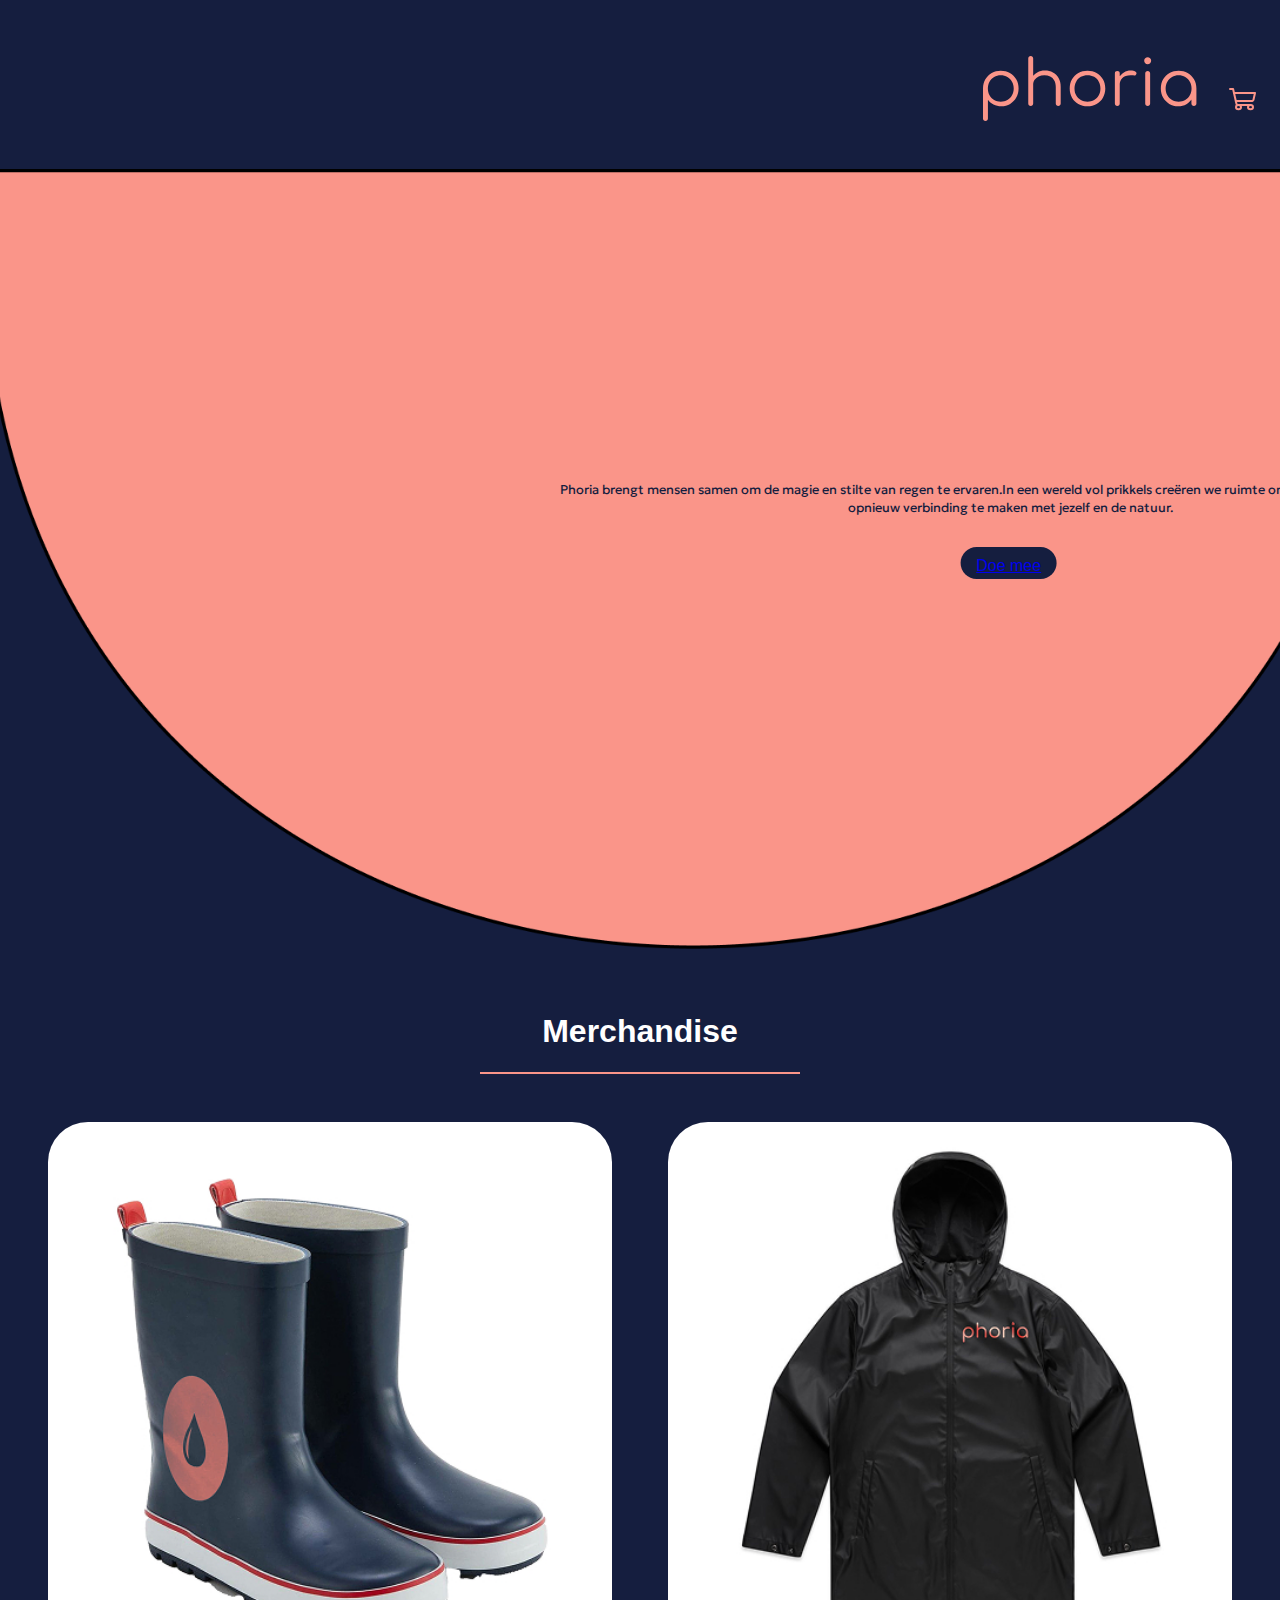
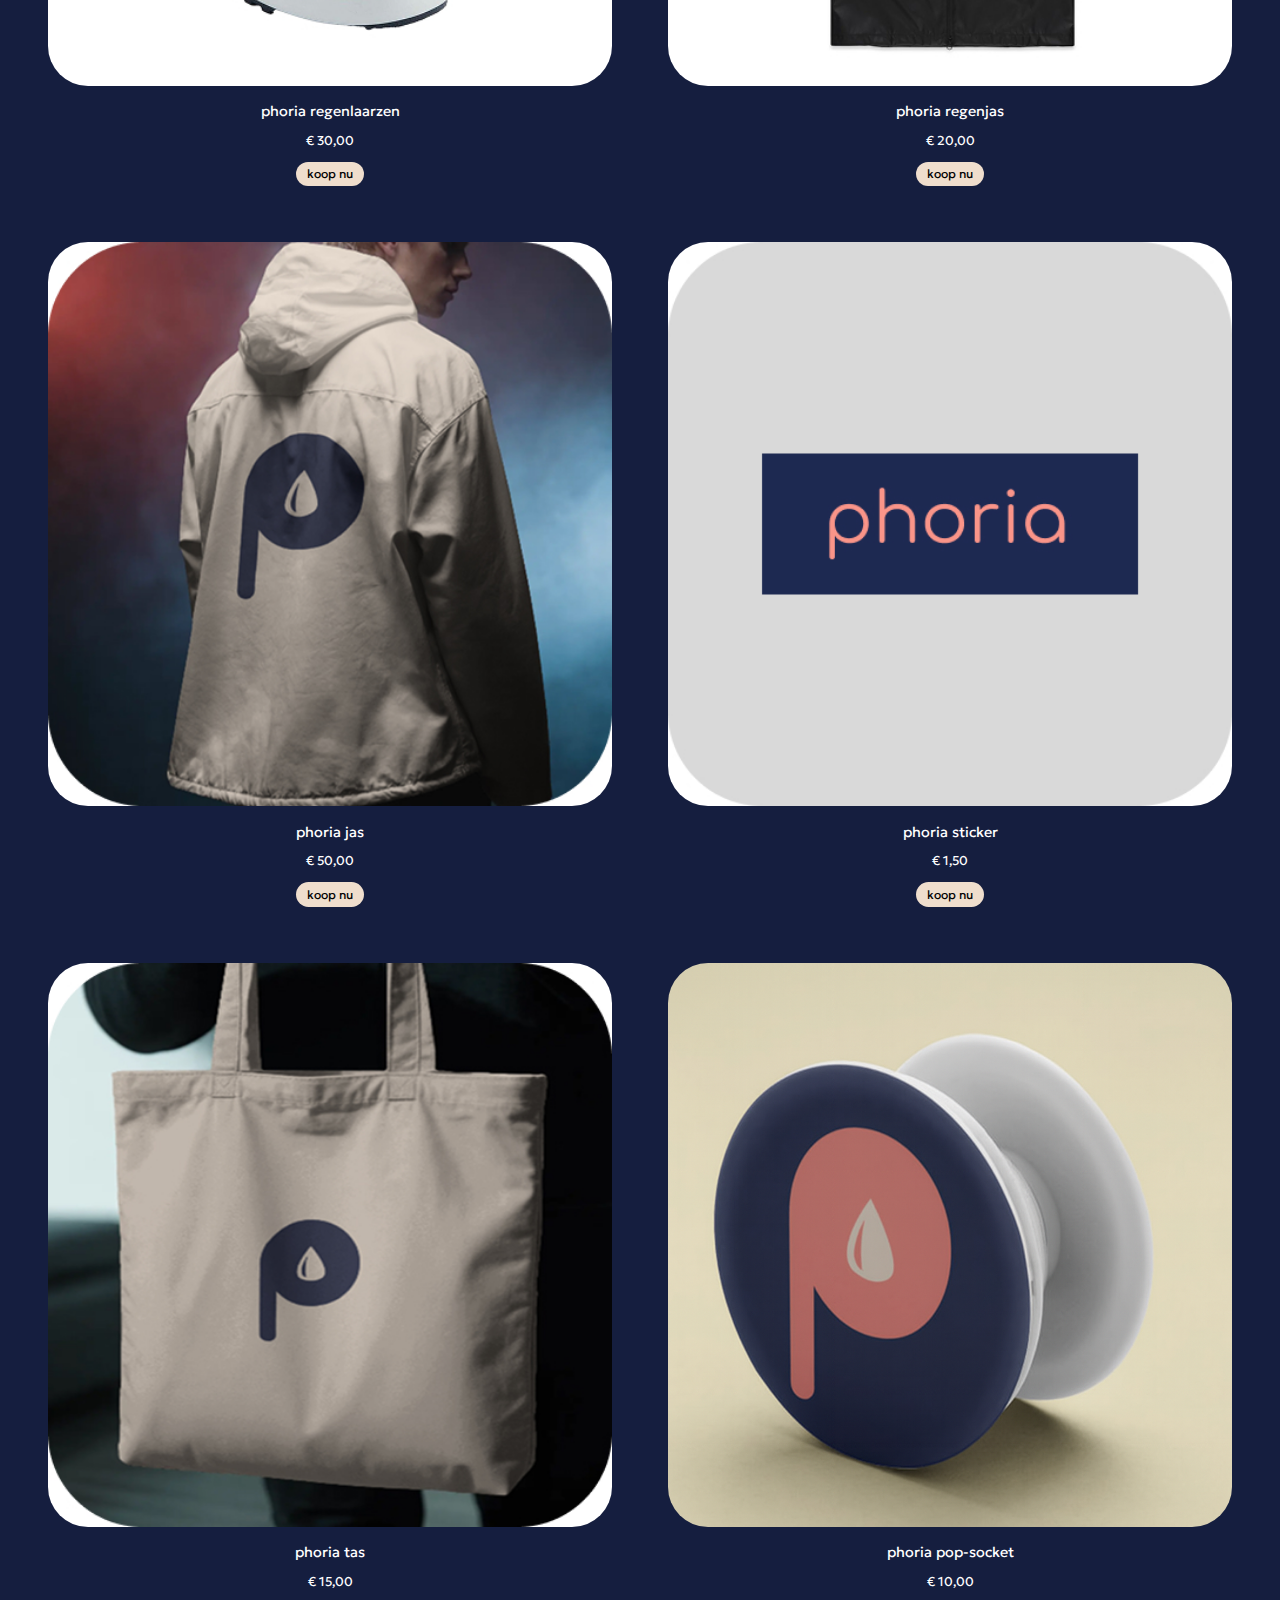
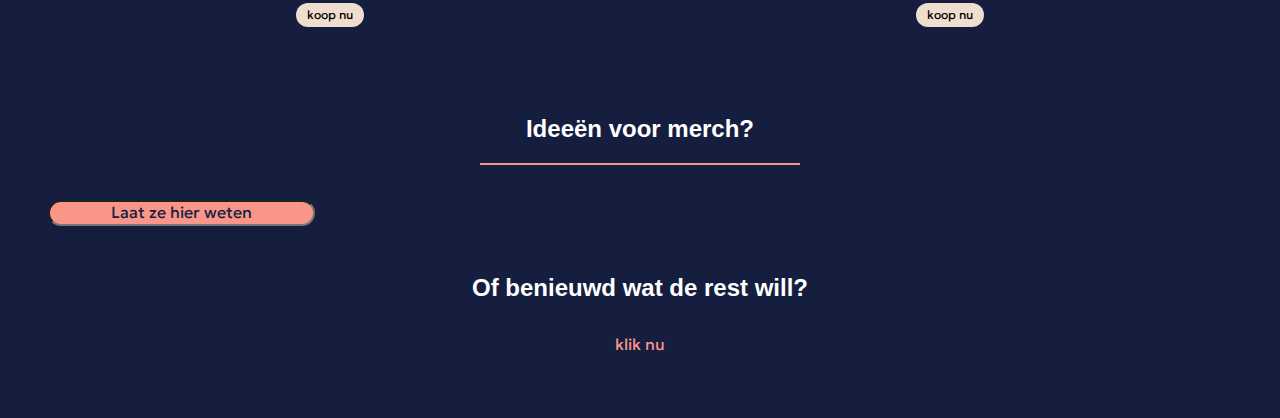
<file: index.html>
<!DOCTYPE html>
<html lang="en">
<head>
    <meta charset="UTF-8">
    <meta name="viewport" content="width=device-width, initial-scale=1.0">
    <title>Merch-app-home</title>
    <link rel="stylesheet" href="style.css">
</head>
<body>
    <header>
        <nav>
            <div class="nav-cart">
                <div class="logo">
                    <img src="images/phoria.svg" alt="logo">
                </div>

                <a class="cart" href="cart.html"><img src="images/cart.svg" alt="cart"></a>
            </div>
        </nav>
    </header>

    <main>
        <div class="pink-circle">
            <img src="images/pink.png" alt="circle">

            <div class="circle-content">
                <p>Phoria brengt mensen samen om de magie en stilte van regen te ervaren.In een wereld vol prikkels creëren we ruimte om te vertragen, te luisteren en opnieuw verbinding te maken met jezelf en de natuur.</p>
            

                <a class="btn-home" href="join.html">Doe mee</a>
            </div>
        </div>

        <section class="merch-home">
            <h1 class="h1-home">Merchandise</h1>

            <hr>

            <section class="merch-section">
                <div class="laarzen">
                    <img src="images/mockup regenlaarzen ps 1.jpg" alt="regenlaarzen">

                    <p>phoria regenlaarzen</p>
                    <p>€ 30,00</p>
                    <a href="laarzen.html">koop nu</a>
                </div>

                <div class="regen-jas">
                    <img src="images/rain jacket 1 1.jpg">

                    <p>phoria regenjas</p>
                    <p>€ 20,00</p>
                    <a href="">koop nu</a>
                </div>

                <div class="jas">
                    <img src="images/jas.jpg">

                    <p>phoria jas</p>
                    <p>€ 50,00</p>
                    <a href="">koop nu</a>
                </div>
                
                <div class="sticker">
                    <img src="images/sticker.jpg">

                    <p>phoria sticker</p>
                    <p>€ 1,50</p>
                    <a href="">koop nu</a>
                </div>

                <div class="tas">
                    <img src="images/zak.jpg">

                    <p>phoria tas</p>
                    <p>€ 15,00</p>
                    <a href="tas.html">koop nu</a>
                </div>

                <div class="pop-socket">
                    <img src="images/pop-socket.png">

                    <p>phoria pop-socket</p>
                    <p>€ 10,00</p>
                    <a href="pop-socket.html">koop nu</a>
                </div>
            </section>
        </section>

        <section class="ideeen">
            <h2>Ideeën voor merch?</h2>
            
            <hr>

            <input type="text" placeholder="Laat ze hier weten">
            <a href="ideeën.html"><img class="send-home" src="images/send.svg" alt="send"></a>
        </section>

        <section class="footer">
            <h2>Of benieuwd wat de rest will?</h2>

            <a href="ideeën.html">klik nu</a>
        </section>
    </main>
</body>
</html>
</file>
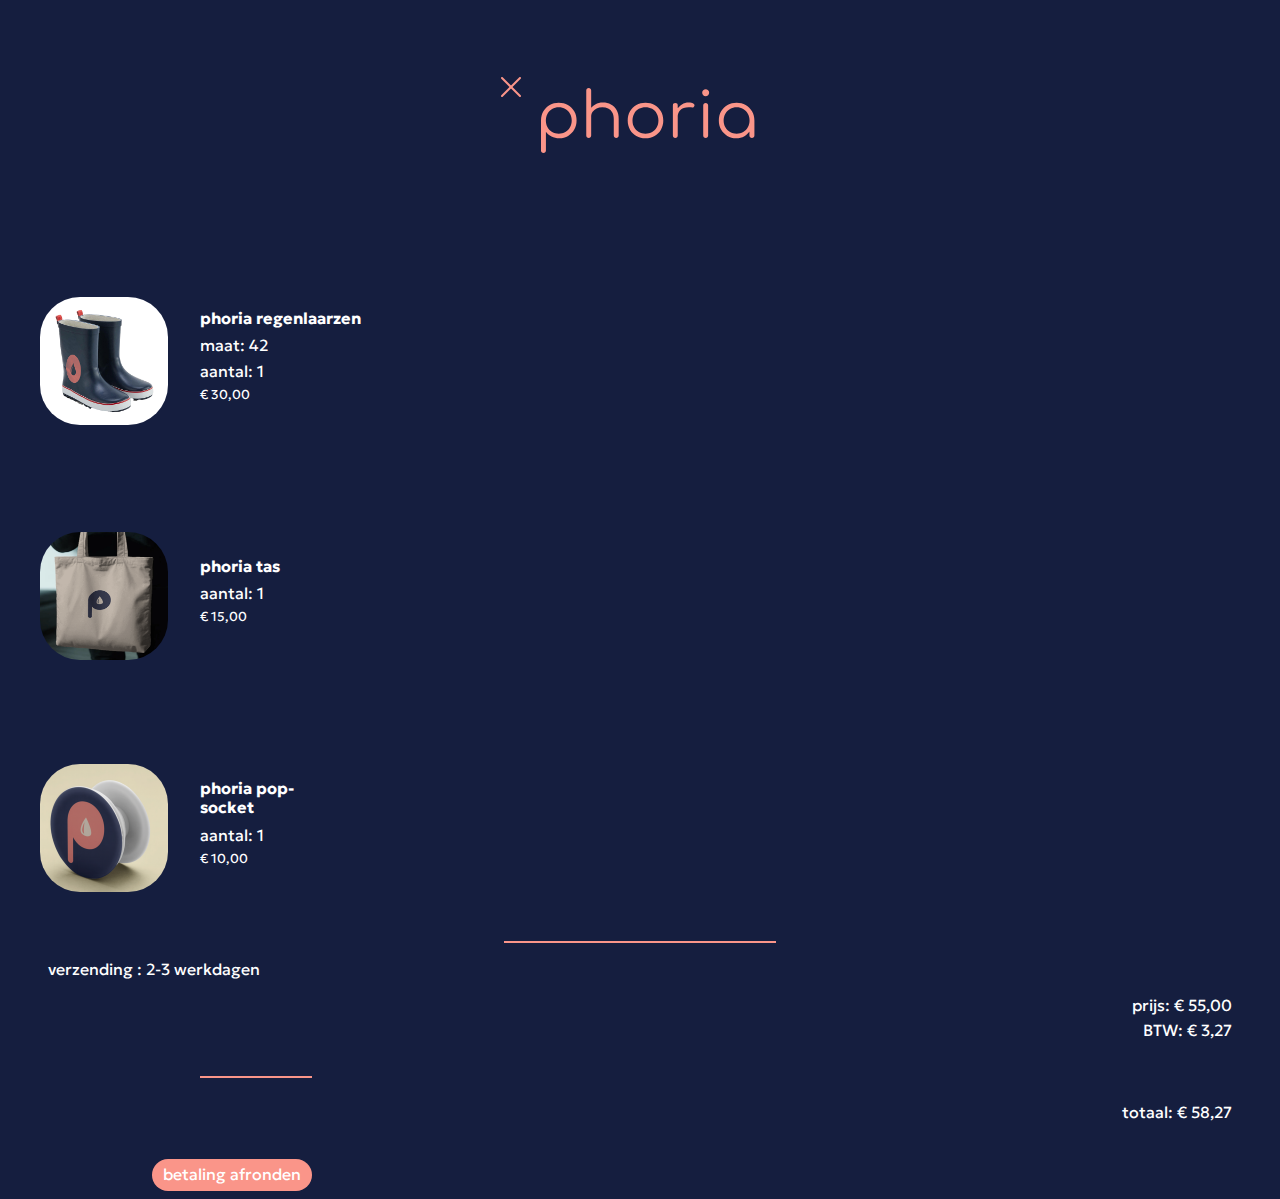
<file: cart.html>
<!DOCTYPE html>
<html lang="en">
<head>
    <meta charset="UTF-8">
    <meta name="viewport" content="width=device-width, initial-scale=1.0">
    <title>Merch-app-cart</title>
    <link rel="stylesheet" href="style.css">
</head>
<body>
    <header class="logo">
        <nav>
            <div class="logo-cart">
                <img src="images/phoria.svg" alt="logo">
            </div>

            <div class="back-icon-cart">
                <a href="index.html"><img src="images/back.svg" alt="X"></a>
            </div>
        </nav>
    </header>

    <main>
        <div class="cart-regenlaarzen">
            <img src="images/mockup regenlaarzen ps 1.jpg" alt="regenlaarzen">

            <div class="cart-text-1">
                <h2>phoria regenlaarzen</h2>
                <p>maat: 42</p>
                <p>aantal: 1</p>
                <p class="price">€ 30,00</p>
            </div>
        </div>

        <div class="cart-tas">
            <img src="images/tas.png" alt="tas">

            <div class="cart-text-2">
                <h2>phoria tas</h2>
                <p>aantal: 1</p>
                <p class="price">€ 15,00</p>
            </div>
        </div>

        <div class="cart-pop-socket">
            <img src="images/pop-socket.png" alt="pop-socket">

            <div class="cart-text-3">
                <h2>phoria pop-socket</h2>
                <p>aantal: 1</p>
                <p class="price">€ 10,00</p>
            </div>
        </div>

        <div class="checkout">
            <hr class="verzending-lijn">

            <p>verzending : 2-3 werkdagen</p>

            <div class="betaling">
                <p>prijs: € 55,00</p>
                <p>BTW: € 3,27</p>
                <hr class="totaal-lijn">
                <p class="totaal">totaal: € 58,27</p>
            </div>
        </div>

        <div class="cart-btn">
            <a class="cart-btn-text" href="index.html">betaling afronden</a>
        </div>
    </main>
    
</body>
</html>
</file>
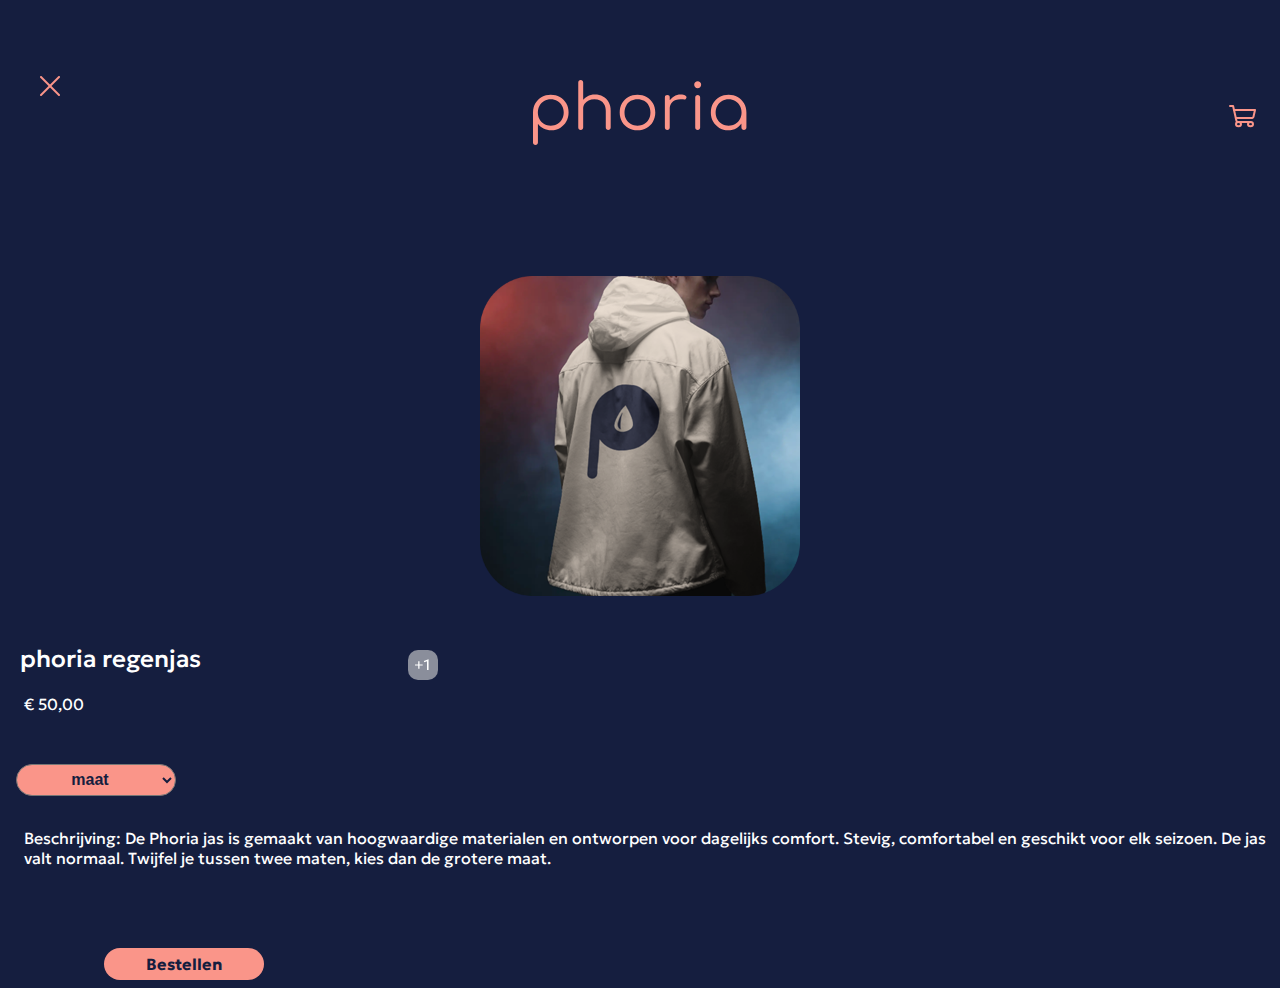
<file: jas.html>
<!DOCTYPE html>
<html lang="en">
<head>
    <meta charset="UTF-8">
    <meta name="viewport" content="width=device-width, initial-scale=1.0">
    <title>Merch-app-home</title>
    <link rel="stylesheet" href="style.css">
</head>
<body>
    <header>
        <nav>
            <div class="logo-regenlaarzen-page">
                <img src="images/phoria.svg" alt="logo">
            </div>

            <div class="cart-regenlaarzen-page">
                <a href="cart.html"><img src="images/cart.svg" alt="cart"></a>
            </div>

            <div class="back-regenlaarzen-page">
                <a href="index.html" class="back-icon"><img src="images/back.svg" alt="X"></a>
            </div>
        </nav>
    </header>

    <main>
        <div class="jas-img-page">
            <img src="images/jas.png" alt="jas">
        </div>

        <div class="jas-page">
            <h2>phoria regenjas</h2>
            <p>€ 50,00</p>
            <img src="images/aantal.svg" alt="aantal">
        </div>

        <div class="form-group">
            <label for="topic"></label>
            <select name="maat" id="maat-jas">
                <option value="" disabled selected>maat</option>
                <option value="XS">XS</option>
                <option value="S">S</option>
                <option value="M">M</option>
                <option value="L">L</option>
                <option value="XL">XL</option>
            </select>
        </div>

        <div class="jas-page-text">
            <p>
                Beschrijving:

                De Phoria jas is gemaakt van hoogwaardige materialen en ontworpen voor dagelijks comfort. Stevig, comfortabel en geschikt voor elk seizoen. De jas valt normaal. Twijfel je tussen twee maten, kies dan de grotere maat.
            </p>
        </div>

        <div class="jas-btn">
            <a href="cart.html">Bestellen</a>
        </div>
    </main>
</body>
</html>
</file>
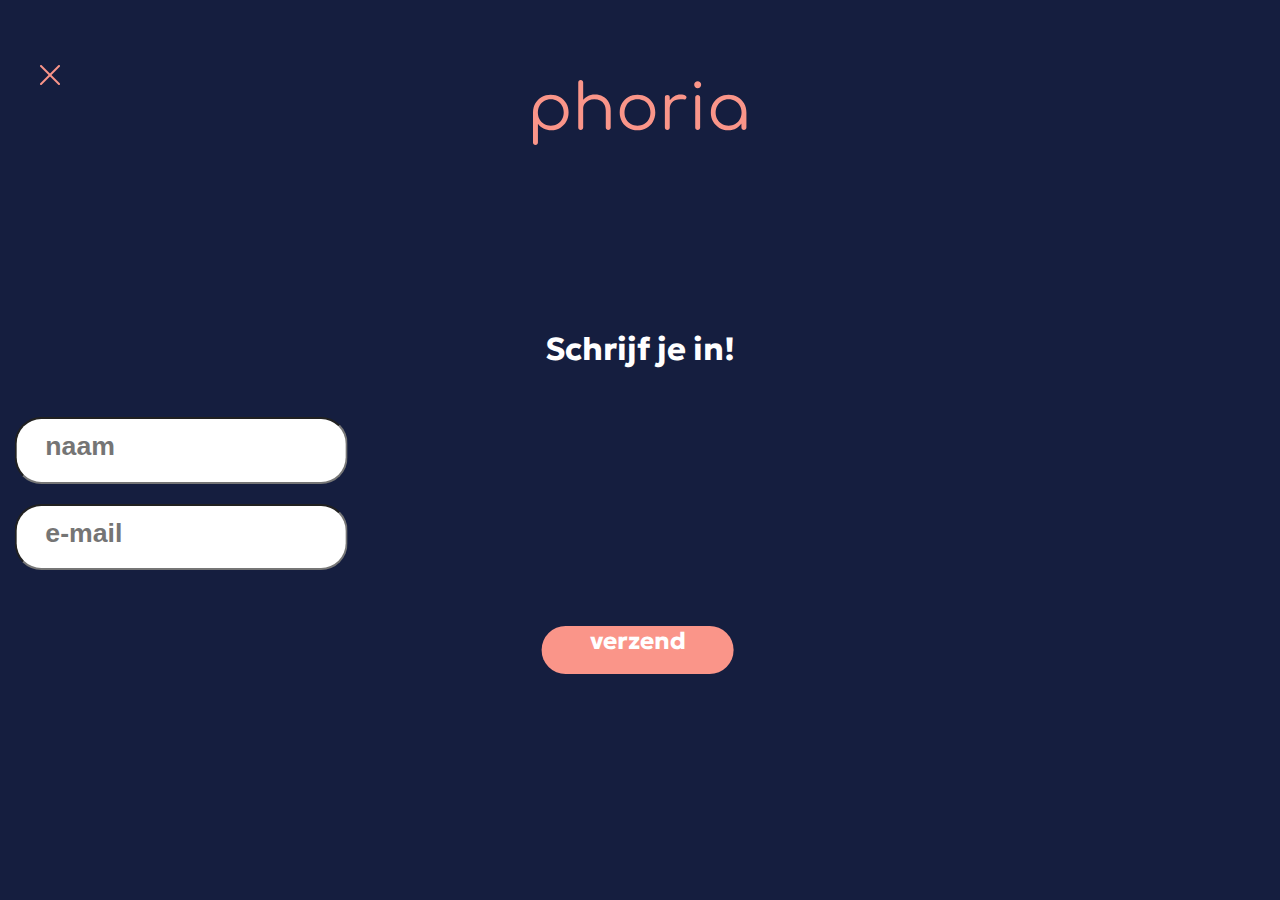
<file: join.html>
<!DOCTYPE html>
<html lang="en">
<head>
    <meta charset="UTF-8">
    <meta name="viewport" content="width=device-width, initial-scale=1.0">
    <title>Merch-app-join</title>
    <link rel="stylesheet" href="style.css">
</head>
<body>
    <header>
        <nav>
            <div class="logo-join">
                <img src="images/phoria.svg" alt="logo">
            </div>

            <a href="index.html" class="back-icon"><img src="images/back.svg" alt="X"></a>
        </nav>
    </header>

    <main class="input-velden">
        <h1 class="h1-join">Schrijf je in!</h1>

        <input class="name" type="text" placeholder="naam">
        <input class="email" type="text" placeholder="e-mail">

        <div class="join-btn">
            <a href="index.html">verzend</a>
        </div>
    </main>
</body>
</html>
</file>
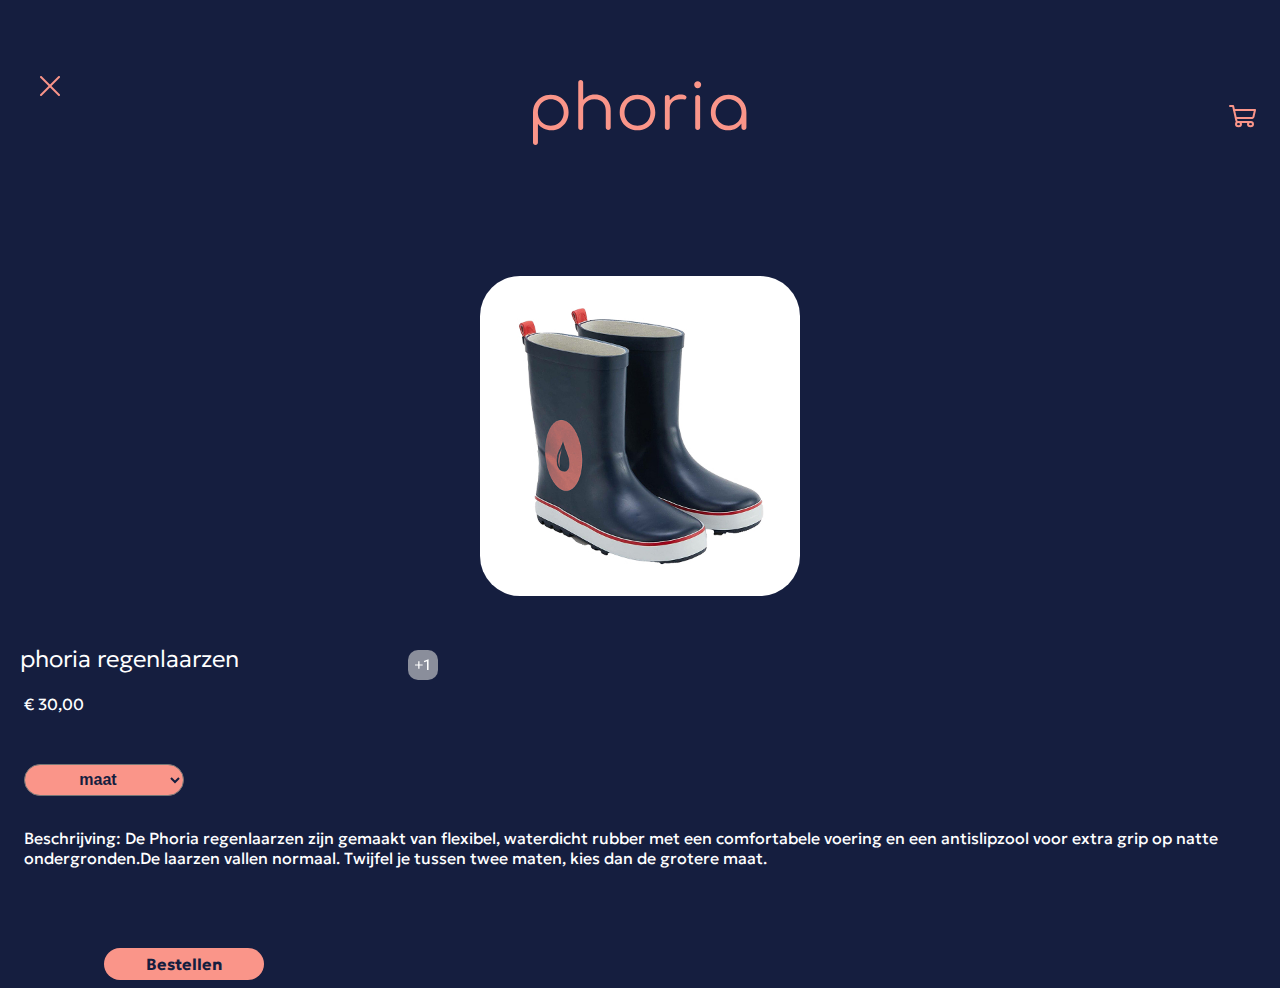
<file: laarzen.html>
<!DOCTYPE html>
<html lang="en">
<head>
    <meta charset="UTF-8">
    <meta name="viewport" content="width=device-width, initial-scale=1.0">
    <title>Merch-app-laarzen</title>
    <link rel="stylesheet" href="style.css">
</head>
<body>
    <header>
        <nav>
            <div class="logo-regenlaarzen-page">
                <img src="images/phoria.svg" alt="logo">
            </div>

            <div class="cart-regenlaarzen-page">
                <a href="cart.html"><img src="images/cart.svg" alt="cart"></a>
            </div>

            <div class="back-regenlaarzen-page">
                <a href="index.html" class="back-icon"><img src="images/back.svg" alt="X"></a>
            </div>
        </nav>
    </header>

    <main>
        <div class="regenlaarzen-img-page">
            <img src="images/mockup regenlaarzen ps 1.jpg" alt="regenlaarzen">
        </div>

        <div class="regenlaarzen-page">
            <h2>phoria regenlaarzen</h2>
            <p>€ 30,00</p>
            <img src="images/aantal.svg" alt="aantal">
        </div>

        <div class="form-group">
            <label for="topic"></label>
            <select name="maat" id="maat">
                <option value="" disabled selected>maat</option>
                <option value="37">37</option>
                <option value="38">38</option>
                <option value="39">39</option>
                <option value="40">40</option>
                <option value="41">41</option>
                <option value="42">42</option>
                <option value="43">43</option>
                <option value="44">44</option>
                <option value="45">45</option>
                <option value="46">46</option>
                <option value="47">47</option>
                <option value="48">48</option>
            </select>
        </div>

        <div class="regenlaarzen-page-text">
            <p>
                Beschrijving:

                De Phoria regenlaarzen zijn gemaakt van flexibel, waterdicht rubber met een comfortabele voering en een antislipzool voor extra grip op natte ondergronden.De laarzen vallen normaal. Twijfel je tussen twee maten, kies dan de grotere maat.
            </p>
        </div>

        <div class="regenlaarzen-btn">
            <a href="cart.html">Bestellen</a>
        </div>
    </main>
</body>
</html>
</file>
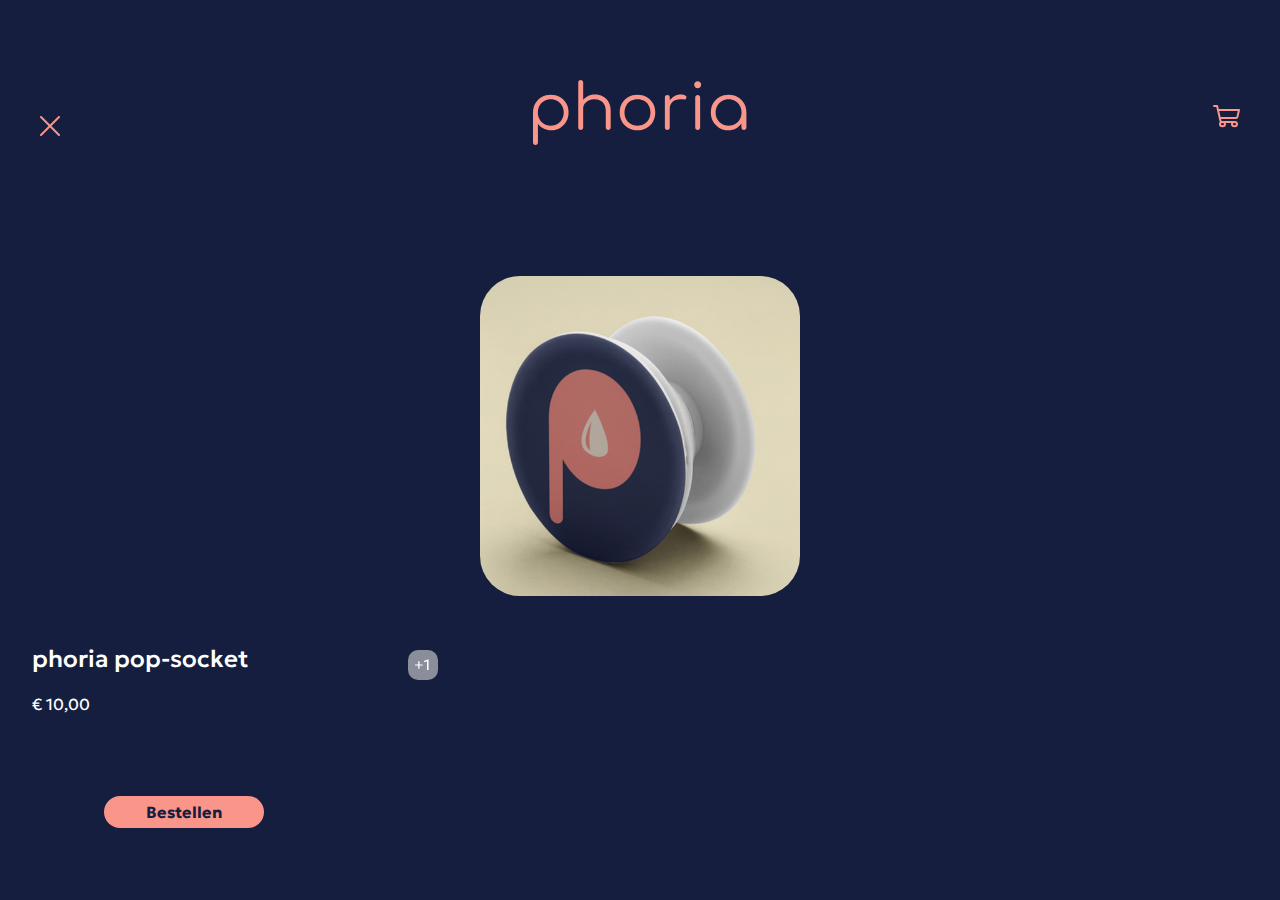
<file: pop-socket.html>
<!DOCTYPE html>
<html lang="en">
<head>
    <meta charset="UTF-8">
    <meta name="viewport" content="width=device-width, initial-scale=1.0">
    <title>Merch-app-home</title>
    <link rel="stylesheet" href="style.css">
</head>
<body>
    <header>
        <nav>
            <div class="logo-pop-socket-page">
                <img src="images/phoria.svg" alt="logo">
            </div>

            <div class="cart-pop-socket-page">
                <a href="cart.html"><img src="images/cart.svg" alt="cart"></a>
            </div>

            <div class="back-pop-socket-page">
                <a href="index.html" class="back-icon"><img src="images/back.svg" alt="X"></a>
            </div>
        </nav>
    </header>

    <main>
        <div class="pop-socket-img-page">
            <img src="images/pop-socket.png" alt="jas">
        </div>

        <div class="pop-socket-page">
            <h2>phoria pop-socket</h2>
            <p>€ 10,00</p>
            <img src="images/aantal.svg" alt="aantal">
        </div>

        <div class="pop-socket-btn">
            <a href="cart.html">Bestellen</a>
        </div>
    </main>
</body>
</html>
</file>
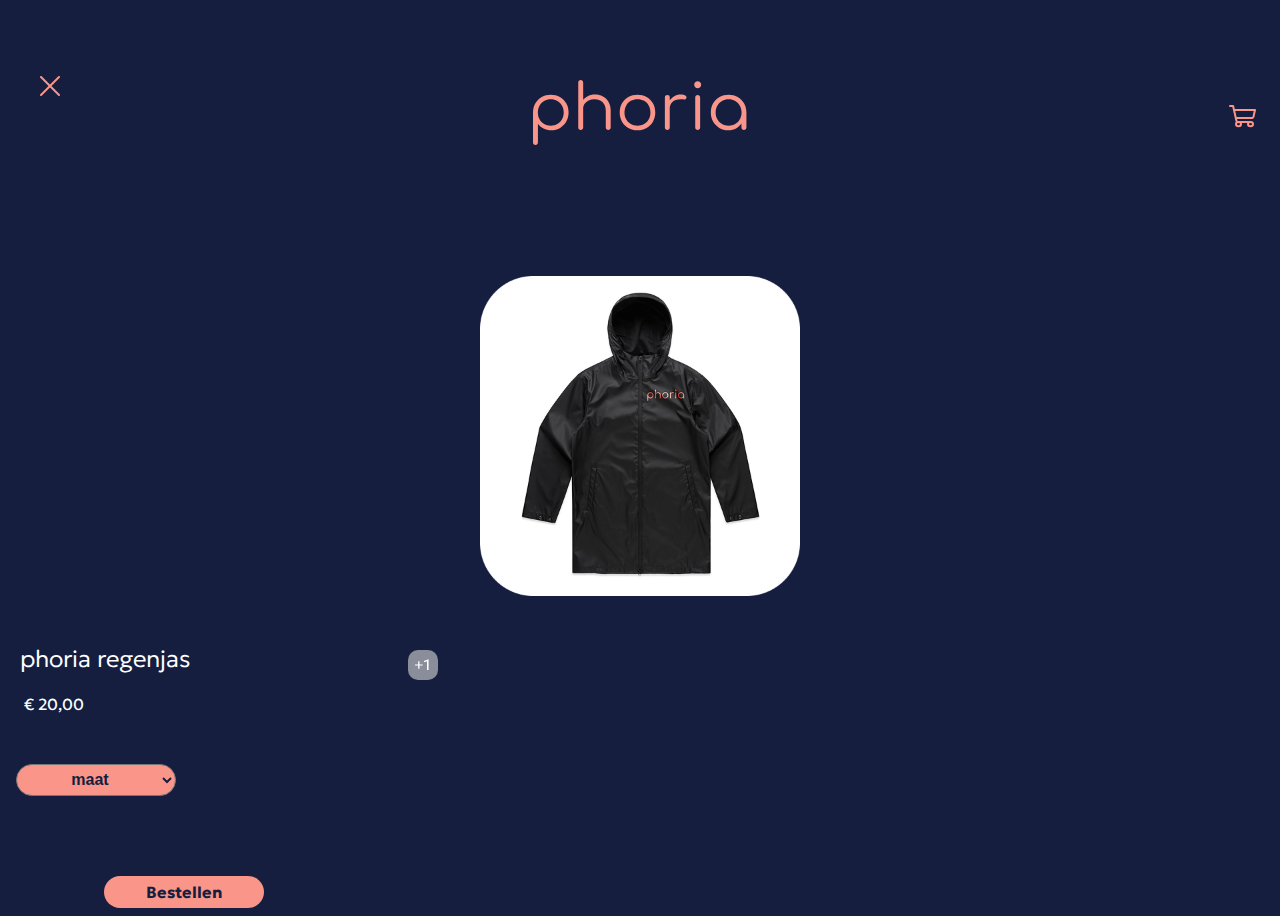
<file: regenjas.html>
<!DOCTYPE html>
<html lang="en">
<head>
    <meta charset="UTF-8">
    <meta name="viewport" content="width=device-width, initial-scale=1.0">
    <title>Merch-app-home</title>
    <link rel="stylesheet" href="style.css">
</head>
<body>
    <header>
        <nav>
            <div class="logo-regenlaarzen-page">
                <img src="images/phoria.svg" alt="logo">
            </div>

            <div class="cart-regenlaarzen-page">
                <a href="cart.html"><img src="images/cart.svg" alt="cart"></a>
            </div>

            <div class="back-regenlaarzen-page">
                <a href="index.html" class="back-icon"><img src="images/back.svg" alt="X"></a>
            </div>
        </nav>
    </header>

    <main>
        <div class="regenjas-img-page">
            <img src="images/regenjas.png" alt="regenjas">
        </div>

        <div class="regenjas-page">
            <h2>phoria regenjas</h2>
            <p>€ 20,00</p>
            <img src="images/aantal.svg" alt="aantal">
        </div>

        <div class="form-group">
            <label for="topic"></label>
            <select name="maat" id="maat-regenjas">
                <option value="" disabled selected>maat</option>
                <option value="XS">XS</option>
                <option value="S">S</option>
                <option value="M">M</option>
                <option value="L">L</option>
                <option value="XL">XL</option>
            </select>
        </div>

        <div class="regenjas-btn">
            <a href="cart.html">Bestellen</a>
        </div>
    </main>
</body>
</html>
</file>
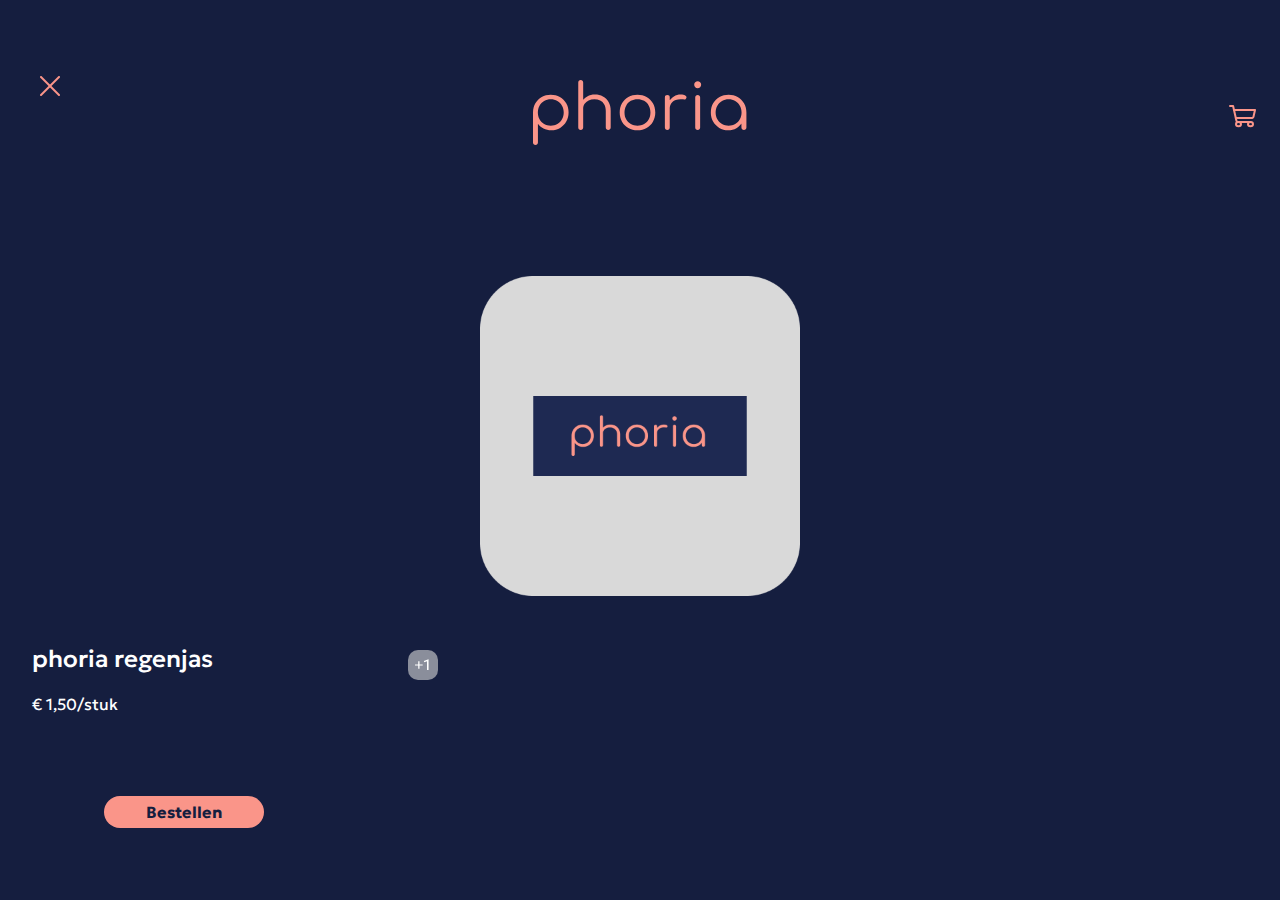
<file: sticker.html>
<!DOCTYPE html>
<html lang="en">
<head>
    <meta charset="UTF-8">
    <meta name="viewport" content="width=device-width, initial-scale=1.0">
    <title>Merch-app-home</title>
    <link rel="stylesheet" href="style.css">
</head>
<body>
    <header>
        <nav>
            <div class="logo-sticker-page">
                <img src="images/phoria.svg" alt="logo">
            </div>

            <div class="cart-sticker-page">
                <a href="cart.html"><img src="images/cart.svg" alt="cart"></a>
            </div>

            <div class="back-sticker-page">
                <a href="index.html" class="back-icon"><img src="images/back.svg" alt="X"></a>
            </div>
        </nav>
    </header>

    <main>
        <div class="sticker-img-page">
            <img src="images/sticker.png" alt="jas">
        </div>

        <div class="sticker-page">
            <h2>phoria regenjas</h2>
            <p>€ 1,50/stuk</p>
            <img src="images/aantal.svg" alt="aantal">
        </div>

        <div class="sticker-btn">
            <a href="cart.html">Bestellen</a>
        </div>
    </main>
</body>
</html>
</file>
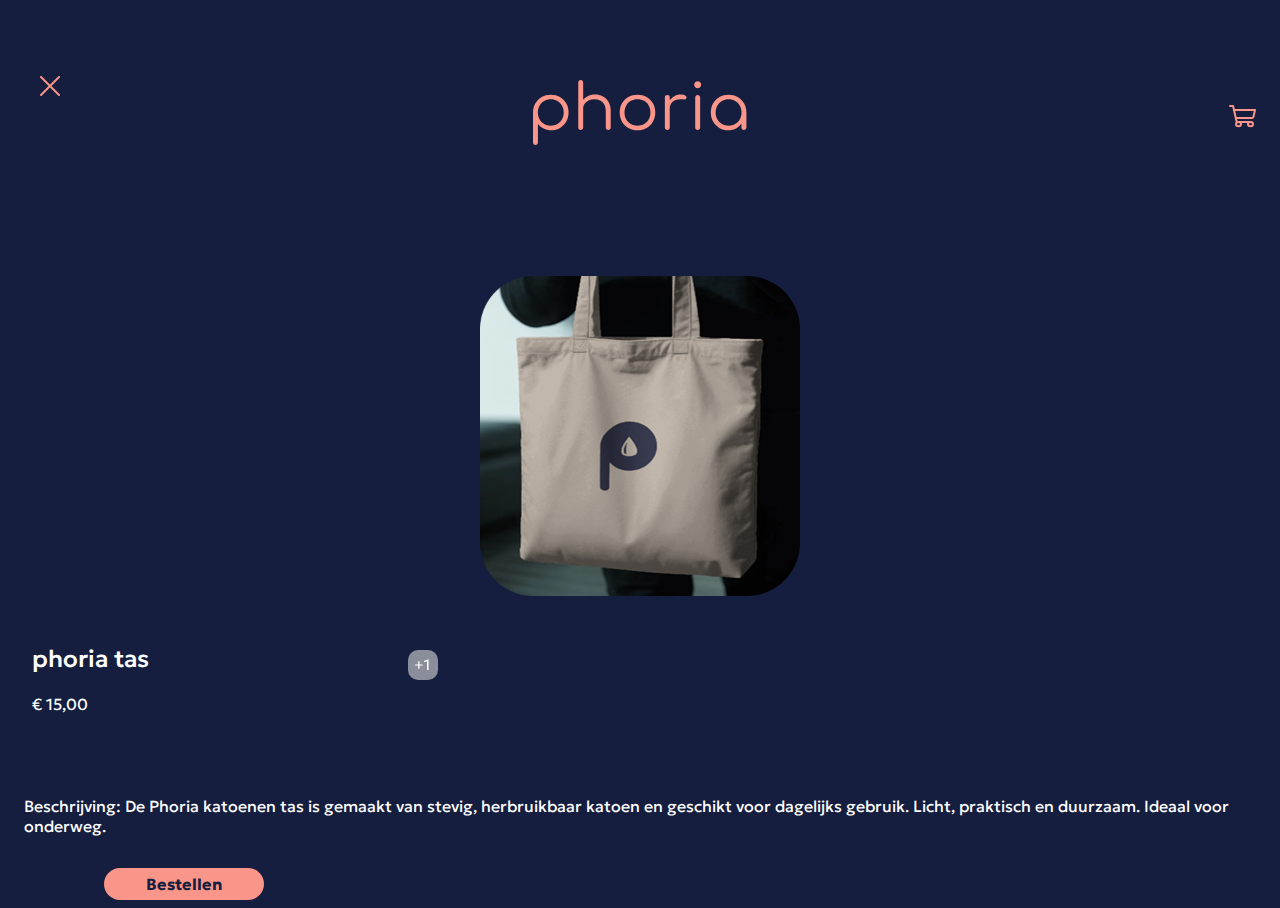
<file: tas.html>
<!DOCTYPE html>
<html lang="en">
<head>
    <meta charset="UTF-8">
    <meta name="viewport" content="width=device-width, initial-scale=1.0">
    <title>Merch-app-home</title>
    <link rel="stylesheet" href="style.css">
</head>
<body>
    <header>
        <nav>
            <div class="logo-sticker-page">
                <img src="images/phoria.svg" alt="logo">
            </div>

            <div class="cart-sticker-page">
                <a href="cart.html"><img src="images/cart.svg" alt="cart"></a>
            </div>

            <div class="back-sticker-page">
                <a href="index.html" class="back-icon"><img src="images/back.svg" alt="X"></a>
            </div>
        </nav>
    </header>

    <main>
        <div class="sticker-img-page">
            <img src="images/tas.png" alt="jas">
        </div>

        <div class="sticker-page">
            <h2>phoria tas</h2>
            <p>€ 15,00</p>
            <img src="images/aantal.svg" alt="aantal">
        </div>

        <div class="tas-page-text">
            <p>
                Beschrijving:

                De Phoria katoenen tas is gemaakt van stevig, herbruikbaar katoen en geschikt voor dagelijks gebruik. Licht, praktisch en duurzaam. Ideaal voor onderweg.
            </p>
        </div>

        <div class="sticker-btn">
            <a href="cart.html">Bestellen</a>
        </div>
    </main>
</body>
</html>
</file>
<file: style.css>
@import url('https://fonts.googleapis.com/css2?family=Geologica:wght@100..900&family=Roboto:ital,wght@0,100..900;1,100..900&display=swap');

* {
    box-sizing: border-box;
}

body {
    overflow-x: hidden;
    background: #151e3f;
    font-family: Geologica, sans-serif;
}

nav {
    background: #151e3f;
}

.nav-cart {
    display: flex;
    justify-content: flex-end;
    padding-top: 3em;
}

.logo-join {
    display: flex;
    align-items: center;
    justify-content: center;
    margin-top: 5em;
}

.back-icon img {
    transform: translateY(-5em);
    margin-left: 2em;
}

.back-icon-cart img {
    margin-left: -6em;
    transform: translateY(-8em);
}

.logo-cart img {
    margin-top: 5em;
}

.logo {
    display: flex;
    align-items: center;
    justify-content: center;
}

.logo img {
    padding-bottom: 3em;
    transform: translateX(4em);
}

.cart {
    padding-top: 2em;
    padding-left: 2em;
    padding-right: 3em;
}

.cart img {
    margin-left: 2em;
    transform: translateX(2em);
}

.pink-circle {
    position: relative;
    width: 110%;
    transform: translateX(-0.65em);
}

.pink-circle img {
    width: 100%;
    height: auto;
    display: block;
    transform: translateX(-1em);
}

.circle-content {
    position: absolute;
    top: 50%;
    left: 50%;
    transform: translateY(-50%, -50%);
    width: 65%;
    text-align: center;
}

.circle-content p {
    font-size: 0.8em;
    font-family: Geologica, sans-serif;
    line-height: 1.4;
    color: #151e3f;
    transform: translateX(-10.5em);
    display: flex;
    margin-top: -6em;
}

.btn-home {
    display: inline-block;
    border-radius: 2.5em;
    background: #151e3f;
    font-size: 1em;
    width: 6em;
    height: 2em;
    padding-top: 0.6em;
    transform: translateX(-8.5em);
    margin-top: 1em;
    font-family: Geologoca, sans-serif;
}

.btn-home a {
    text-decoration: none;
    color: #FA9589;
    text-align: center;
    font-weight: bold;
    
}

.merch-home h1 {
    font-family: Geologoca, sans-serif;
    color: white;
    display: flex;
    justify-content: center;
    margin-top: 2em;
}

.merch-home hr {
    border: none;
    background-color: #FA9589;
    height: 2px;
    width: 20em;
}

.merch-section {
    display: grid;
    grid-template-columns: 1fr 1fr;
    gap: 1.5em;
    padding: 1.5em;
}

.merch-section > div {
    border-radius: 1.5em;
    padding: 1em;
    text-align: center;
}

.merch-section img {
    width: 100%;
    aspect-ratio: 1 / 1;
    object-fit: cover;
    border-radius: 2.5em;
    margin-bottom: 0.5em;
}

.merch-section p:first-of-type {
    font-size: 0.9em;
    color: white;
    margin: 0.3em 0 0;
}

.merch-section p:nth-of-type(2) {
    font-size: 0.8em;
    color: white;
    margin: 0.2em 0 .5;
}

.merch-section a {
    display: inline-block;
    background-color: #EFDECD;
    color: black;
    text-decoration: none;
    font-size: 0.75em;
    padding: 0.4em 0.9em;
    border-radius: 1.5em;
}

.merch-section a:active {
    transform: scale(0.95);
}

.ideeen h2 {
    font-family: Geologoca, sans-serif;
    color: white;
    display: flex;
    justify-content: center;
    margin-top: 2em;
}

.ideeen hr {
    border: none;
    background-color: #FA9589;
    height: 2px;
    width: 20em;
}

.ideeen input {
    background: #FA9589;
    border-radius: 2.5em;
    width: 20em;
    height: 2em;
    transform: translateX(3em);
    margin-top: 2em;
}

.ideeen ::placeholder {
    font-family: Geologica, sans-serif;
    text-align: center;
    font-size: 1.2em;
    color: #151e3f;
}

.send-ideeen-1 {
    margin-left: 23.5em;
    transform: translateY(-1.3em);
}

.send-ideeen {
    margin-left: 2.5;
    margin-top: 2.5;
}

.send-ideeen-1 img {
    width: 1em;
    height: 1em;
    margin-left: -6em;
}

.send-ideeen img {
    
    width: 1em;
    height: 1em;
}

.footer h2 {
    font-family: Geologoca, sans-serif;
    color: white;
    display: flex;
    justify-content: center;
    margin-top: 2em;
}

.footer a {
    font-family: Geologica, sans-serif;
    display: flex;
    align-items: center;
    justify-content: center;
    text-decoration: none;
    color: #FA9589;
    margin-top: 2em;
    margin-bottom: 4em;
}

.footer a:hover {
    text-decoration: underline;
}

.h1-join {
    color: white;
    display: flex;
    align-items: center;
    justify-content: center;
    margin-top: 5em;
}

.input-velden {
    display: flex;
    flex-direction: column;
}

.name {
    width: 25em;
    height: 5em;
    transform: translateX(0.5em);
    border-radius: 2em;
    margin-top: 2em;
}

.email {
    width: 25em;
    height: 5em;
    transform: translateX(0.5em);
    border-radius: 2em;
    margin-top: 1.5em;
}

.input-velden ::placeholder {
    text-align: left;
    font-size: 2em;
    font-weight: bold;
    padding-left: 1em;
}

.input-velden a {
    background: #FA9589;
    width: 8em;
    height: 2em;
    border-radius: 2.5em;
    font-weight: bold;
    text-decoration: none;
    text-align: center;
    color: white;
    font-size: 1.5em;
    margin-top: 2em;
    transform: translateX(6em);
}

.join-btn {
    padding-top: 0.5em;
    display: flex;
    justify-content: center;
    align-items: center;
}

.join-btn a {
    transform: translateX(-0.1em);
    text-align: center;
}

.logo-cart {
    transform: translateX(-3.5em);
}

.logo-cart {
    text-align: center;
}

.back-icon-cart {
    transform: translateY(-8em);
}

.cart-regenlaarzen {
    display: flex;
    align-items: center;
    gap: 2em;
    margin-left: 2em;
}

.cart-regenlaarzen img {
    width: 8em;
    height: 8em;
    border-radius: 2.5em;
}

.cart-text-1 {
    display: flex;
    flex-direction: column;
    justify-content: center;
    color: white;
    line-height: 1.2;
    margin-bottom: 2.5em;
}

.cart-text-1 h2 {
    margin: 0 0 0.3em 0;
    font-size: 1em;
    margin-top: 2em;
}

.cart-text-1 p {
    margin: 0.2em 0;
}

.price {
    font-size: small;
}

.cart-tas {
    display: flex;
    align-items: center;
    gap: 2em;
    margin-left: 2em;
    margin-top: 5em;
}

.cart-tas img {
    width: 8em;
    height: 8em;
    border-radius: 2.5em;
}

.cart-text-2 {
    display: flex;
    flex-direction: column;
    justify-content: center;
    color: white;
    line-height: 1.2;
    margin-bottom: 2.5em;
}

.cart-text-2 h2 {
    margin: 0 0 0.3em 0;
    font-size: 1em;
    margin-top: 2em;
}

.cart-text-2 p {
    margin: 0.2em 0;
}

.cart-pop-socket {
    display: flex;
    align-items: center;
    gap: 2em;
    margin-left: 2em;
    margin-top: 5em;
}

.cart-pop-socket img {
    width: 8em;
    height: 8em;
    border-radius: 2.5em;
}

.cart-text-3 {
    display: flex;
    flex-direction: column;
    justify-content: center;
    color: white;
    line-height: 1.2;
    margin-bottom: 2.5em;
}

.cart-text-3 h2 {
    margin: 0 0 0.3em 0;
    font-size: 1em;
    margin-top: 2em;
    max-width: 7em;
}

.cart-text-3 p {
    margin: 0.2em 0;
}

.checkout hr {
    background-color: #FA9589;
    width: 17em;
    height: 2px;
    margin-top: 2em;
}

.checkout p {
    color: white;
    margin-left: 2.5em;
}

.betaling {
    display: flex;
    flex-direction: column;
    align-items: flex-end;
    margin-right: 2.5em;
}

.betaling p {
    margin: 0 0 0.3em;
}

.verzending-lijn {
    border: none;
}

.totaal-lijn {
    border: none;
    max-width: 7em;
    background-color: white;
    margin-left: 12em;
}

.totaal {
    padding-top: 1em;
}

.cart-btn {
    background-color: #FA9589;
    width: 10em;
    height: 2em;
    border-radius: 2.5em;
    transform: translateX(9em);
    margin-top: 2em;
}

.cart-btn a {
    display: inline-block;
    text-decoration: none;
    color: white;
    text-align: center;
    margin-left: 0.7em;
    margin-top: 0.3em;
    
}

.logo-ideeen {
    display: flex;
    align-items: center;
    justify-content: center;
    margin-top: 5em;
}

.back-icon-ideeen img {
    transform: translateY(-4em);
    margin-left: 1em;
}

.h1-ideeen {
    color: white;
    text-align: center;
    font-size: 2em;
    margin-top: 2em;
}

.ideeen-main img {
    width: 20em;
    height: auto;
    margin-left: 0.8em;
    margin-top: 2em;
}

.ideeen-main input {
    background: #FA9589;
    border-radius: 2.5em;
    width: 20em;
    height: 2em;
    transform: translateX(3em);
    margin-top: 2em;
}

.ideeen-main ::placeholder {
    font-family: Geologica, sans-serif;
    text-align: center;
    font-size: 1.2em;
    color: #151e3f;
}

.send-ideeen {
    transform: translateY(-3.2em);
}

.send-ideeen img {
    transform: translateX(16.5em);
    width: 1em;
    height: 1em;
}

.logo-regenlaarzen {
    text-align: center;
}

.regenlaarzen-img img {
    margin-left: 2.5em;
    border-radius: 2.5em;
    width: 25em;
    height: 25em;
}

.logo-regenlaarzen-page {
    display: flex;
    align-items: center;
    justify-content: center;
    margin-top: 5em;
}

.cart-regenlaarzen-page {
    display: flex;
    align-items: flex-end;
    justify-content: flex-end;
    margin-right: 1em;
    transform: translateY(-2.5em);
}

.back-regenlaarzen-page {
    transform: translateY(-1em);
}

.regenlaarzen-img-page {
    display: flex;
    align-items: center;
    justify-content: center;
    margin-top: 5em;
}

.regenlaarzen-img-page img {
    width: 20em;
    height: 20em;
    border-radius: 2.5em;
}

.regenlaarzen-page h2 {
    color: white;
    margin-top: 2em;
    margin-left: 0.5em;
    font-weight: 250;
}

.regenlaarzen-page p {
    color: white;
    margin-left: 1em;
}

.regenlaarzen-page img {
    margin-left: 25em;
    transform: translateY(-5em);

}

#maat {
    margin-left: 1em;
    width: 10em;
    height: 2em;
    border-radius: 2.5em;
    background: #FA9589;
    text-align: center;
    font-size: 1em;
    color: #151e3f;
    font-weight: bold;
}

.regenlaarzen-btn {
    background-color: #FA9589;
    width: 10em;
    height: 2em;
    border-radius: 2.5em;
    display: flex;
    align-items: center;
    justify-content: center;
    transform: translateX(6em);
    margin-top: 5em;
}

.regenlaarzen-btn a {
    text-decoration: none;
    color: #151e3f;
    font-weight: bold;
}

.logo-regenjas {
    text-align: center;
}

.regenjas-img img {
    margin-left: 2.5em;
    border-radius: 2.5em;
    width: 20em;
    height: 20em;
}

.logo-regenjas-page {
    display: flex;
    align-items: center;
    justify-content: center;
    margin-top: 5em;
}

.cart-regenjas-page {
    display: flex;
    align-items: flex-end;
    justify-content: flex-end;
    margin-right: 2em;
    transform: translateY(-2.5em);
}

.back-regenjas-page {
    transform: translateY(1.5em);
}

.regenjas-img-page {
    display: flex;
    align-items: center;
    justify-content: center;
    margin-top: 5em;
}

.regenjas-img-page img {
    width: 20em;
    height: 20em;
    border-radius: 2.5em;
}

.regenjas-page h2 {
    color: white;
    margin-top: 2em;
    margin-left: 0.5em;
    font-weight: 250;
}

.regenjas-page p {
    color: white;
    margin-left: 1em;
}

.regenjas-page img {
    margin-left: 25em;
    transform: translateY(-5em);

}

#maat-regenjas {
    margin-left: 0.5em;
    width: 10em;
    height: 2em;
    border-radius: 2.5em;
    background: #FA9589;
    text-align: center;
    font-size: 1em;
    color: #151e3f;
    font-weight: bold;
}

.regenjas-btn {
    background-color: #FA9589;
    width: 10em;
    height: 2em;
    border-radius: 2.5em;
    display: flex;
    align-items: center;
    justify-content: center;
    transform: translateX(6em);
    margin-top: 5em;
}

.regenjas-btn a {
    text-decoration: none;
    color: #151e3f;
    font-weight: bold;
}

.logo-jas {
    text-align: center;
}

.jas-img img {
    margin-left: 2.5em;
    border-radius: 2.5em;
    width: 25em;
    height: 25em;
}

.logo-jas-page {
    display: flex;
    align-items: center;
    justify-content: center;
    margin-top: 5em;
}

.cart-jas-page {
    display: flex;
    align-items: flex-end;
    justify-content: flex-end;
    margin-right: 2em;
    transform: translateY(-2.5em);
}

.back-jas-page {
    transform: translateY(1.5em);
}

.jas-img-page {
    display: flex;
    align-items: center;
    justify-content: center;
    margin-top: 5em;
}

.jas-img-page img {
    width: 20em;
    height: 20em;
    border-radius: 2.5em;
}

.jas-page h2 {
    color: white;
    margin-top: 2em;
    margin-left: 0.5em;
    font-weight: 500;
}

.jas-page p {
    color: white;
    margin-left: 1em;
}

.jas-page img {
    margin-left: 25em;
    transform: translateY(-5em);

}

#maat-jas {
    margin-left: 0.5em;
    width: 10em;
    height: 2em;
    border-radius: 2.5em;
    background: #FA9589;
    text-align: center;
    font-size: 1em;
    color: #151e3f;
    font-weight: bold;
}

.jas-btn {
    background-color: #FA9589;
    width: 10em;
    height: 2em;
    border-radius: 2.5em;
    display: flex;
    align-items: center;
    justify-content: center;
    transform: translateX(6em);
    margin-top: 5em;
}

.jas-btn a {
    text-decoration: none;
    color: #151e3f;
    font-weight: bold;
}

.logo-sticker {
    text-align: center;
}

.sticker-img img {
    margin-left: 2.5em;
    border-radius: 2.5em;
    width: 25em;
    height: 25em;
}

.logo-sticker-page {
    display: flex;
    align-items: center;
    justify-content: center;
    margin-top: 5em;
}

.cart-sticker-page {
    display: flex;
    align-items: flex-end;
    justify-content: flex-end;
    margin-right: 1em;
    transform: translateY(-2.5em);
}

.back-sticker-page {
    transform: translateY(-1em);
}

.sticker-img-page {
    display: flex;
    align-items: center;
    justify-content: center;
    margin-top: 5em;
}

.sticker-img-page img {
    width: 20em;
    height: 20em;
    border-radius: 2.5em;
}

.sticker-page h2 {
    color: white;
    margin-top: 2em;
    margin-left: 1em;
    font-weight: 500;
}

.sticker-page p {
    color: white;
    margin-left: 1.5em;
}

.sticker-page img {
    margin-left: 25em;
    transform: translateY(-5em);

}

.sticker-btn {
    background-color: #FA9589;
    width: 10em;
    height: 2em;
    border-radius: 2.5em;
    display: flex;
    align-items: center;
    justify-content: center;
    transform: translateX(6em);
    margin-top: 2em;
}

.sticker-btn a {
    text-decoration: none;
    color: #151e3f;
    font-weight: bold;
}

.logo-pop-socket {
    text-align: center;
}

.pop-socket-img img {
    margin-left: 2.5em;
    border-radius: 2.5em;
    width: 20em;
    height: 20em;
}

.logo-pop-socket-page {
    display: flex;
    align-items: center;
    justify-content: center;
    margin-top: 5em;
}

.cart-pop-socket-page {
    display: flex;
    align-items: flex-end;
    justify-content: flex-end;
    margin-right: 2em;
    transform: translateY(-2.5em);
}

.back-pop-socket-page {
    transform: translateY(1.5em);
}

.pop-socket-img-page {
    display: flex;
    align-items: center;
    justify-content: center;
    margin-top: 5em;
}

.pop-socket-img-page img {
    width: 20em;
    height: 20em;
    border-radius: 2.5em;
}

.pop-socket-page h2 {
    color: white;
    margin-top: 2em;
    margin-left: 1em;
    font-weight: 500;
}

.pop-socket-page p {
    color: white;
    margin-left: 1.5em;
}

.pop-socket-page img {
    margin-left: 25em;
    transform: translateY(-5em);

}

.pop-socket-btn {
    background-color: #FA9589;
    width: 10em;
    height: 2em;
    border-radius: 2.5em;
    display: flex;
    align-items: center;
    justify-content: center;
    transform: translateX(6em);
    margin-top: 2em;
}

.pop-socket-btn a {
    text-decoration: none;
    color: #151e3f;
    font-weight: bold;
}

.regenlaarzen-page-text {
    color: white;
    margin-left: 1em;
    margin-top: 2em;
}

.jas-page-text {
    color: white;
    margin-left: 1em;
    margin-top: 2em;
}

.pop-socket-page-text {
    color: white;
    margin-left: 1em;
    margin-top: 2em;
}

.regenjas-page-text {
    color: white;
    margin-left: 1em;
    margin-top: 2em;
}

.sticker-page-text {
    color: white;
    margin-left: 1em;
    margin-top: 2em;
}

.tas-page-text {
    color: white;
    margin-left: 1em;
    margin-top: 2em;
}
</file>
